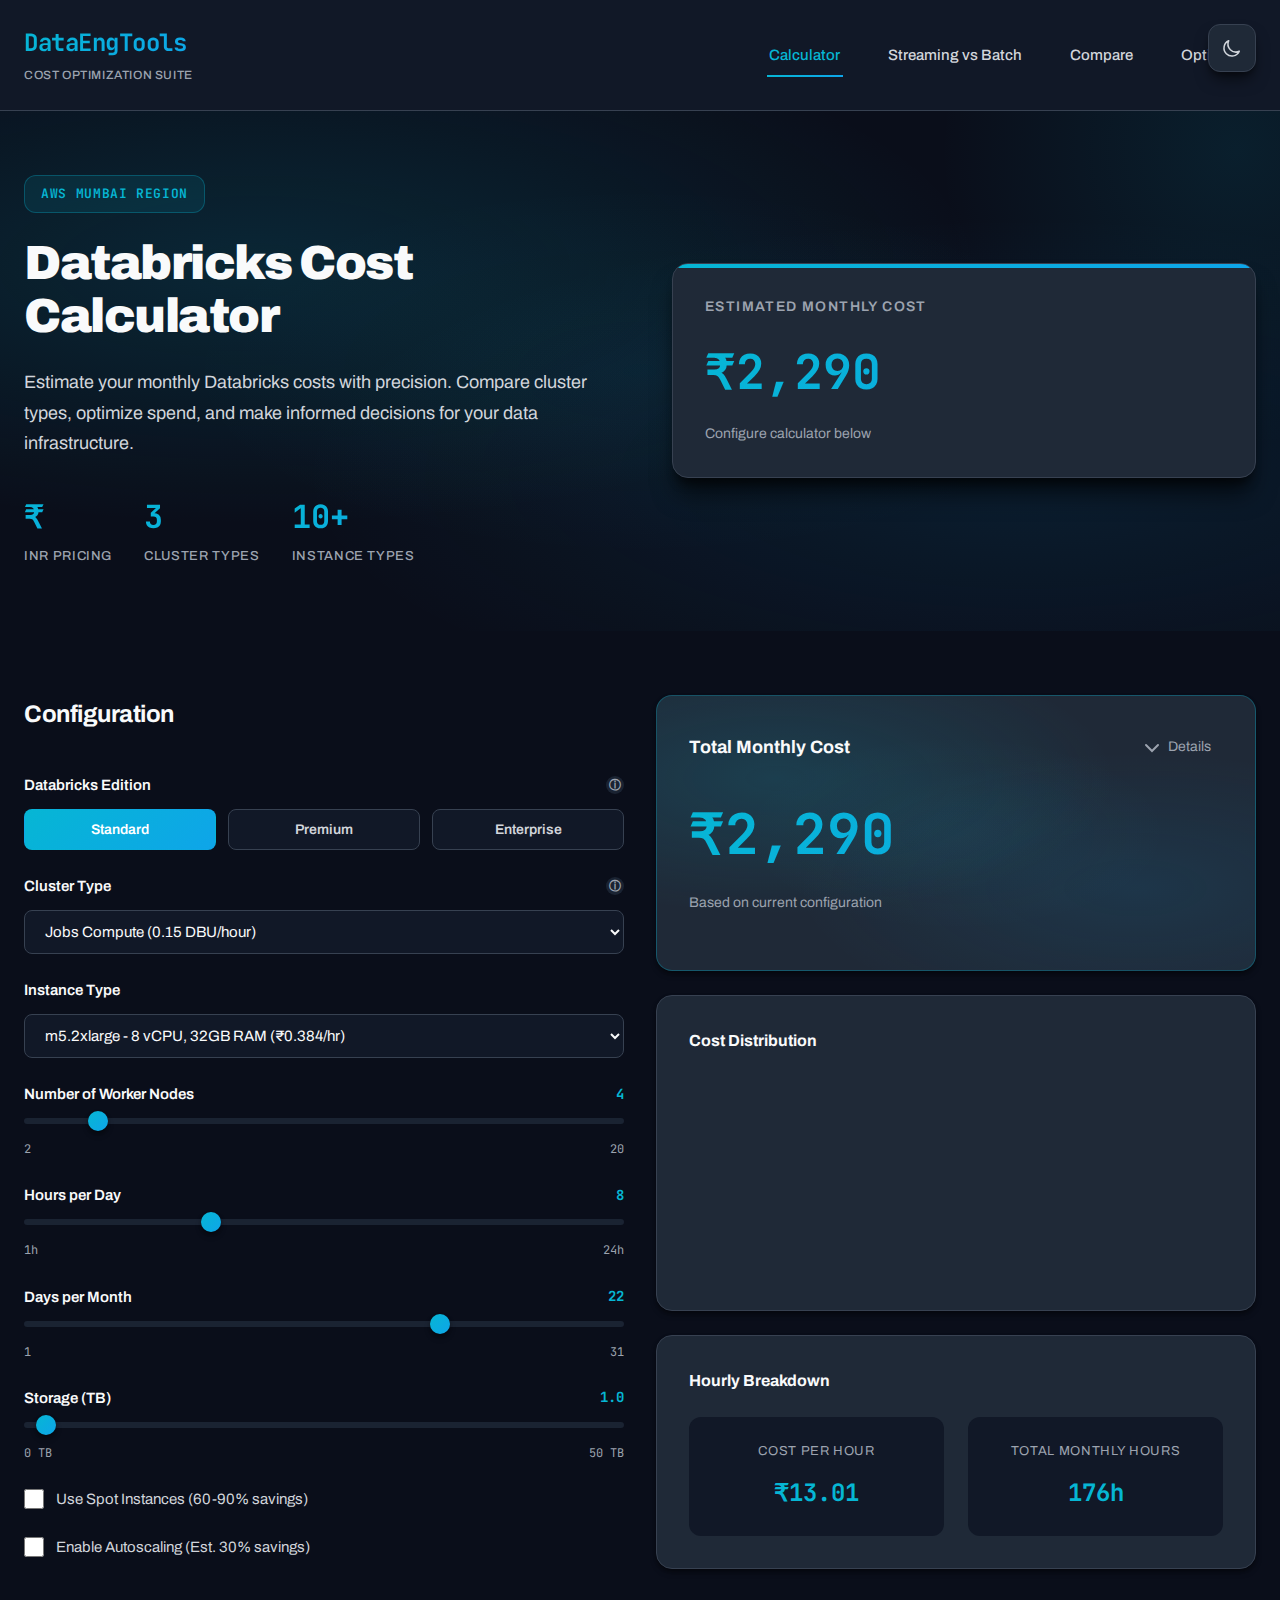
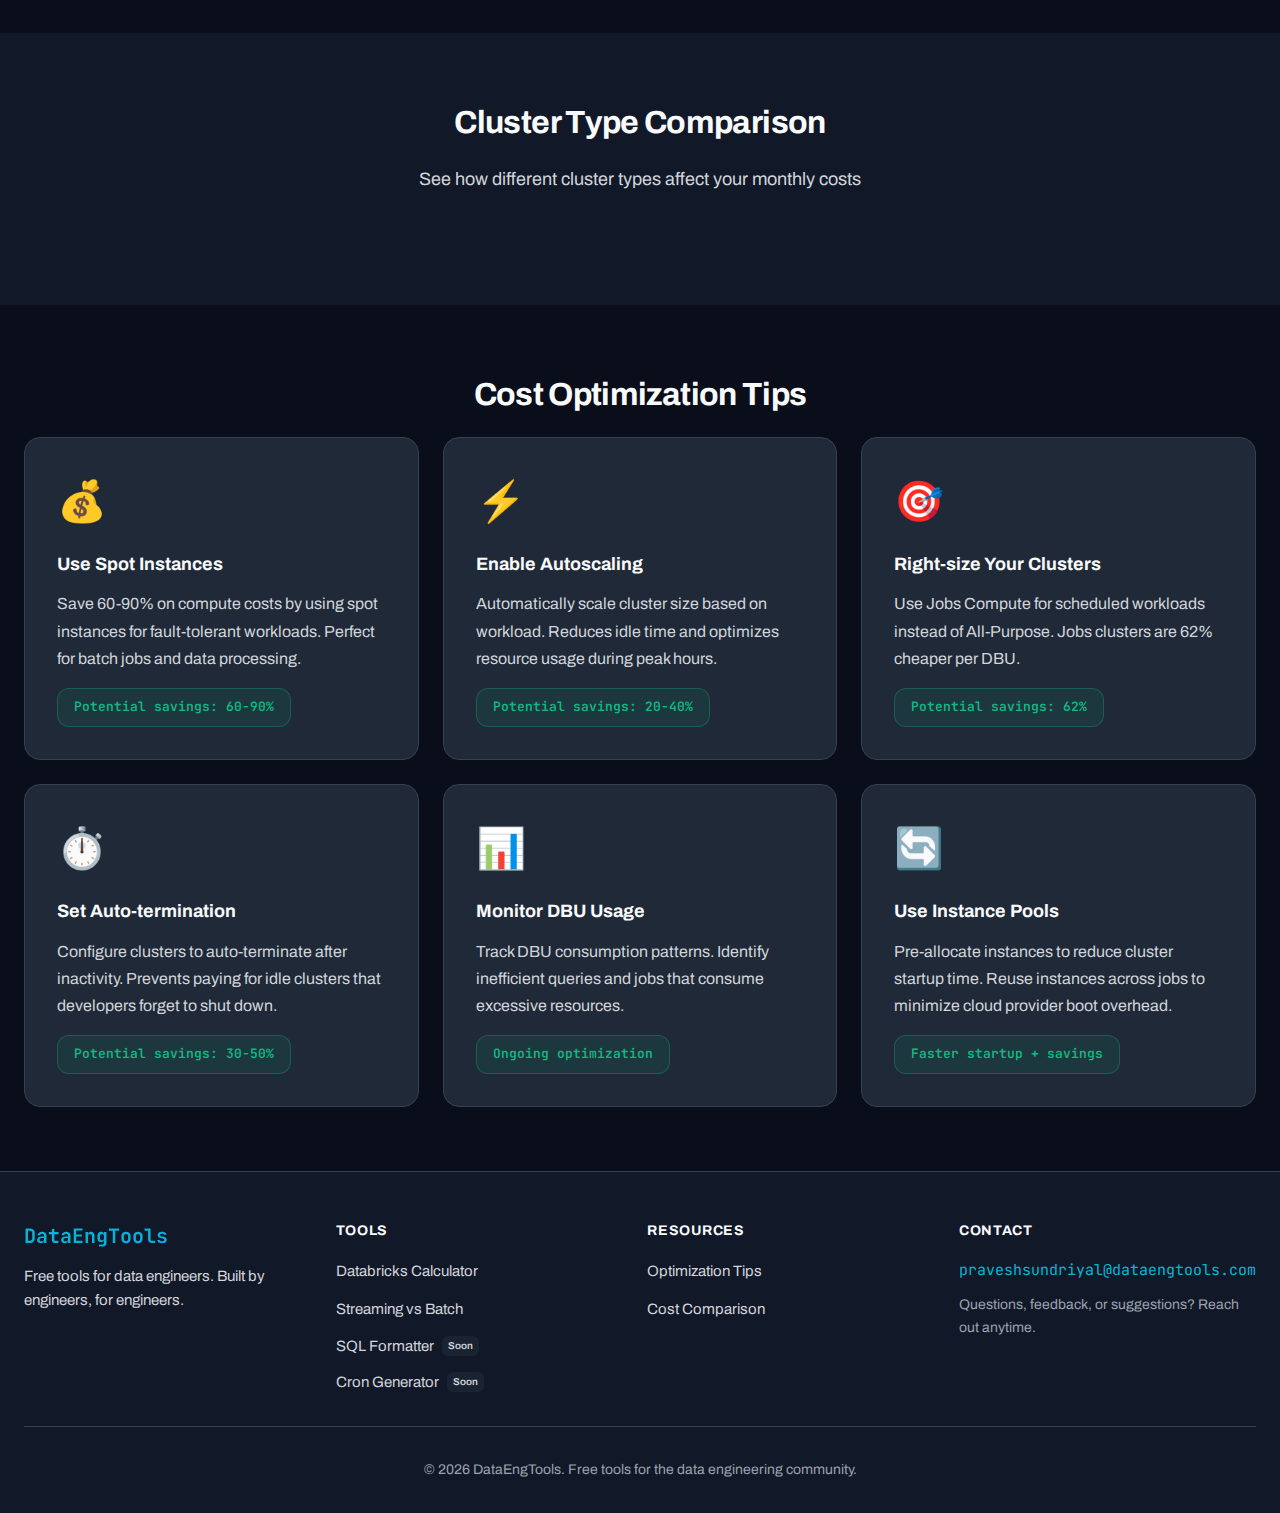
<file: index.html>
<!DOCTYPE html>
<html lang="en">
<head>
    <meta charset="UTF-8">
    <meta name="viewport" content="width=device-width, initial-scale=1.0">
    <title>Databricks Cost Calculator | DataEngTools</title>
    <meta name="description" content="Free Databricks cost calculator for AWS. Estimate your monthly costs, compare cluster types, and optimize your spending. Built for data engineers in India.">
    <link rel="preconnect" href="https://fonts.googleapis.com">
    <link rel="preconnect" href="https://fonts.gstatic.com" crossorigin>
    <link href="https://fonts.googleapis.com/css2?family=JetBrains+Mono:wght@400;500;700&family=Archivo:wght@300;400;600;700;900&display=swap" rel="stylesheet">
    <link rel="stylesheet" href="styles.css">
</head>
<body>
    <div class="theme-toggle" id="themeToggle" aria-label="Toggle dark mode">
        <svg class="sun-icon" width="20" height="20" viewBox="0 0 20 20" fill="none">
            <circle cx="10" cy="10" r="4" stroke="currentColor" stroke-width="1.5"/>
            <path d="M10 2V4M10 16V18M18 10H16M4 10H2M15.657 4.343L14.243 5.757M5.757 14.243L4.343 15.657M15.657 15.657L14.243 14.243M5.757 5.757L4.343 4.343" stroke="currentColor" stroke-width="1.5" stroke-linecap="round"/>
        </svg>
        <svg class="moon-icon" width="20" height="20" viewBox="0 0 20 20" fill="none">
            <path d="M17.293 13.293A8 8 0 016.707 2.707a8.001 8.001 0 1010.586 10.586z" stroke="currentColor" stroke-width="1.5" stroke-linecap="round" stroke-linejoin="round"/>
        </svg>
    </div>

    <header class="header">
        <div class="container">
            <div class="header-content">
                <div class="logo-section">
                    <h1 class="logo">DataEngTools</h1>
                    <span class="tagline">Cost Optimization Suite</span>
                </div>
                <nav class="nav">
                    <a href="#calculator" class="nav-link active">Calculator</a>
                    <a href="/streaming-vs-batch.html" class="nav-link">Streaming vs Batch</a>
                    <a href="#comparison" class="nav-link">Compare</a>
                    <a href="#tips" class="nav-link">Optimize</a>
                </nav>
            </div>
        </div>
    </header>

    <main class="main">
        <section class="hero">
            <div class="container">
                <div class="hero-grid">
                    <div class="hero-content">
                        <div class="badge">AWS Mumbai Region</div>
                        <h2 class="hero-title">Databricks Cost Calculator</h2>
                        <p class="hero-subtitle">Estimate your monthly Databricks costs with precision. Compare cluster types, optimize spend, and make informed decisions for your data infrastructure.</p>
                        <div class="stats-row">
                            <div class="stat">
                                <div class="stat-value">₹</div>
                                <div class="stat-label">INR Pricing</div>
                            </div>
                            <div class="stat">
                                <div class="stat-value">3</div>
                                <div class="stat-label">Cluster Types</div>
                            </div>
                            <div class="stat">
                                <div class="stat-value">10+</div>
                                <div class="stat-label">Instance Types</div>
                            </div>
                        </div>
                    </div>
                    <div class="hero-visual">
                        <div class="cost-preview-card">
                            <div class="cost-preview-header">Estimated Monthly Cost</div>
                            <div class="cost-preview-amount" id="heroEstimate">₹0</div>
                            <div class="cost-preview-subtext">Configure calculator below</div>
                        </div>
                    </div>
                </div>
            </div>
        </section>

        <section id="calculator" class="calculator-section">
            <div class="container">
                <div class="calculator-grid">
                    <div class="calculator-panel">
                        <h3 class="panel-title">Configuration</h3>
                        
                        <div class="form-group">
                            <label class="form-label">
                                Databricks Edition
                                <span class="tooltip-trigger">ⓘ
                                    <span class="tooltip-content">Standard: Basic features | Premium: RBAC, audit logs | Enterprise: Advanced security</span>
                                </span>
                            </label>
                            <div class="button-group">
                                <button class="btn-option active" data-edition="standard" data-dbu-multiplier="1">Standard</button>
                                <button class="btn-option" data-edition="premium" data-dbu-multiplier="1.57">Premium</button>
                                <button class="btn-option" data-edition="enterprise" data-dbu-multiplier="2.29">Enterprise</button>
                            </div>
                        </div>

                        <div class="form-group">
                            <label class="form-label">
                                Cluster Type
                                <span class="tooltip-trigger">ⓘ
                                    <span class="tooltip-content">Jobs: Scheduled workloads | All-Purpose: Interactive development | SQL: Analytics queries</span>
                                </span>
                            </label>
                            <select class="form-select" id="clusterType">
                                <option value="jobs" data-dbu-rate="0.15">Jobs Compute (0.15 DBU/hour)</option>
                                <option value="all-purpose" data-dbu-rate="0.40">All-Purpose Compute (0.40 DBU/hour)</option>
                                <option value="sql" data-dbu-rate="0.22">SQL Compute (0.22 DBU/hour)</option>
                            </select>
                        </div>

                        <div class="form-group">
                            <label class="form-label">Instance Type</label>
                            <select class="form-select" id="instanceType">
                                <optgroup label="General Purpose">
                                    <option value="m5.large" data-vcpu="2" data-memory="8" data-cost="0.096">m5.large - 2 vCPU, 8GB RAM (₹0.096/hr)</option>
                                    <option value="m5.xlarge" data-vcpu="4" data-memory="16" data-cost="0.192">m5.xlarge - 4 vCPU, 16GB RAM (₹0.192/hr)</option>
                                    <option value="m5.2xlarge" data-vcpu="8" data-memory="32" data-cost="0.384" selected>m5.2xlarge - 8 vCPU, 32GB RAM (₹0.384/hr)</option>
                                    <option value="m5.4xlarge" data-vcpu="16" data-memory="64" data-cost="0.768">m5.4xlarge - 16 vCPU, 64GB RAM (₹0.768/hr)</option>
                                </optgroup>
                                <optgroup label="Compute Optimized">
                                    <option value="c5.2xlarge" data-vcpu="8" data-memory="16" data-cost="0.340">c5.2xlarge - 8 vCPU, 16GB RAM (₹0.340/hr)</option>
                                    <option value="c5.4xlarge" data-vcpu="16" data-memory="32" data-cost="0.680">c5.4xlarge - 16 vCPU, 32GB RAM (₹0.680/hr)</option>
                                </optgroup>
                                <optgroup label="Memory Optimized">
                                    <option value="r5.2xlarge" data-vcpu="8" data-memory="64" data-cost="0.504">r5.2xlarge - 8 vCPU, 64GB RAM (₹0.504/hr)</option>
                                    <option value="r5.4xlarge" data-vcpu="16" data-memory="128" data-cost="1.008">r5.4xlarge - 16 vCPU, 128GB RAM (₹1.008/hr)</option>
                                </optgroup>
                                <optgroup label="Storage Optimized">
                                    <option value="i3.2xlarge" data-vcpu="8" data-memory="61" data-cost="0.624">i3.2xlarge - 8 vCPU, 61GB RAM (₹0.624/hr)</option>
                                </optgroup>
                            </select>
                        </div>

                        <div class="form-group">
                            <label class="form-label">
                                Number of Worker Nodes
                                <span class="value-display" id="nodeCountDisplay">4</span>
                            </label>
                            <input type="range" class="form-range" id="nodeCount" min="2" max="20" value="4" step="1">
                            <div class="range-labels">
                                <span>2</span>
                                <span>20</span>
                            </div>
                        </div>

                        <div class="form-group">
                            <label class="form-label">
                                Hours per Day
                                <span class="value-display" id="hoursDisplay">8</span>
                            </label>
                            <input type="range" class="form-range" id="hoursPerDay" min="1" max="24" value="8" step="0.5">
                            <div class="range-labels">
                                <span>1h</span>
                                <span>24h</span>
                            </div>
                        </div>

                        <div class="form-group">
                            <label class="form-label">
                                Days per Month
                                <span class="value-display" id="daysDisplay">22</span>
                            </label>
                            <input type="range" class="form-range" id="daysPerMonth" min="1" max="31" value="22" step="1">
                            <div class="range-labels">
                                <span>1</span>
                                <span>31</span>
                            </div>
                        </div>

                        <div class="form-group">
                            <label class="form-label">
                                Storage (TB)
                                <span class="value-display" id="storageDisplay">1.0</span>
                            </label>
                            <input type="range" class="form-range" id="storage" min="0" max="50" value="1" step="0.5">
                            <div class="range-labels">
                                <span>0 TB</span>
                                <span>50 TB</span>
                            </div>
                        </div>

                        <div class="form-group">
                            <label class="checkbox-label">
                                <input type="checkbox" id="spotInstances" class="form-checkbox">
                                <span>Use Spot Instances (60-90% savings)</span>
                            </label>
                        </div>

                        <div class="form-group">
                            <label class="checkbox-label">
                                <input type="checkbox" id="autoscaling" class="form-checkbox">
                                <span>Enable Autoscaling (Est. 30% savings)</span>
                            </label>
                        </div>
                    </div>

                    <div class="results-panel">
                        <div class="results-card primary-card">
                            <div class="results-header">
                                <h3>Total Monthly Cost</h3>
                                <div class="cost-breakdown-toggle" id="breakdownToggle">
                                    <svg width="16" height="16" viewBox="0 0 16 16" fill="none">
                                        <path d="M2 6L8 12L14 6" stroke="currentColor" stroke-width="2" stroke-linecap="round"/>
                                    </svg>
                                    Details
                                </div>
                            </div>
                            <div class="total-cost" id="totalCost">₹0</div>
                            <div class="cost-subtext" id="costSubtext">Configure your cluster settings</div>
                            
                            <div class="cost-breakdown" id="costBreakdown">
                                <div class="breakdown-item">
                                    <span class="breakdown-label">DBU Cost</span>
                                    <span class="breakdown-value" id="dbuCost">₹0</span>
                                </div>
                                <div class="breakdown-item">
                                    <span class="breakdown-label">Compute (EC2)</span>
                                    <span class="breakdown-value" id="computeCost">₹0</span>
                                </div>
                                <div class="breakdown-item">
                                    <span class="breakdown-label">Storage</span>
                                    <span class="breakdown-value" id="storageCost">₹0</span>
                                </div>
                                <div class="breakdown-divider"></div>
                                <div class="breakdown-item highlight">
                                    <span class="breakdown-label">Monthly Total</span>
                                    <span class="breakdown-value" id="monthlyTotal">₹0</span>
                                </div>
                            </div>
                        </div>

                        <div class="results-card">
                            <h4 class="card-title">Cost Distribution</h4>
                            <div class="chart-container">
                                <canvas id="costChart"></canvas>
                            </div>
                        </div>

                        <div class="results-card">
                            <h4 class="card-title">Hourly Breakdown</h4>
                            <div class="hourly-stats">
                                <div class="hourly-stat">
                                    <div class="hourly-label">Cost per Hour</div>
                                    <div class="hourly-value" id="costPerHour">₹0</div>
                                </div>
                                <div class="hourly-stat">
                                    <div class="hourly-label">Total Monthly Hours</div>
                                    <div class="hourly-value" id="totalHours">0h</div>
                                </div>
                            </div>
                        </div>
                    </div>
                </div>
            </div>
        </section>

        <section id="comparison" class="comparison-section">
            <div class="container">
                <h3 class="section-title">Cluster Type Comparison</h3>
                <p class="section-subtitle">See how different cluster types affect your monthly costs</p>
                
                <div class="comparison-grid" id="comparisonGrid">
                    <!-- Generated by JavaScript -->
                </div>
            </div>
        </section>

        <section id="tips" class="tips-section">
            <div class="container">
                <h3 class="section-title">Cost Optimization Tips</h3>
                
                <div class="tips-grid">
                    <div class="tip-card">
                        <div class="tip-icon">💰</div>
                        <h4 class="tip-title">Use Spot Instances</h4>
                        <p class="tip-description">Save 60-90% on compute costs by using spot instances for fault-tolerant workloads. Perfect for batch jobs and data processing.</p>
                        <div class="tip-savings">Potential savings: 60-90%</div>
                    </div>

                    <div class="tip-card">
                        <div class="tip-icon">⚡</div>
                        <h4 class="tip-title">Enable Autoscaling</h4>
                        <p class="tip-description">Automatically scale cluster size based on workload. Reduces idle time and optimizes resource usage during peak hours.</p>
                        <div class="tip-savings">Potential savings: 20-40%</div>
                    </div>

                    <div class="tip-card">
                        <div class="tip-icon">🎯</div>
                        <h4 class="tip-title">Right-size Your Clusters</h4>
                        <p class="tip-description">Use Jobs Compute for scheduled workloads instead of All-Purpose. Jobs clusters are 62% cheaper per DBU.</p>
                        <div class="tip-savings">Potential savings: 62%</div>
                    </div>

                    <div class="tip-card">
                        <div class="tip-icon">⏱️</div>
                        <h4 class="tip-title">Set Auto-termination</h4>
                        <p class="tip-description">Configure clusters to auto-terminate after inactivity. Prevents paying for idle clusters that developers forget to shut down.</p>
                        <div class="tip-savings">Potential savings: 30-50%</div>
                    </div>

                    <div class="tip-card">
                        <div class="tip-icon">📊</div>
                        <h4 class="tip-title">Monitor DBU Usage</h4>
                        <p class="tip-description">Track DBU consumption patterns. Identify inefficient queries and jobs that consume excessive resources.</p>
                        <div class="tip-savings">Ongoing optimization</div>
                    </div>

                    <div class="tip-card">
                        <div class="tip-icon">🔄</div>
                        <h4 class="tip-title">Use Instance Pools</h4>
                        <p class="tip-description">Pre-allocate instances to reduce cluster startup time. Reuse instances across jobs to minimize cloud provider boot overhead.</p>
                        <div class="tip-savings">Faster startup + savings</div>
                    </div>
                </div>
            </div>
        </section>
    </main>

    <footer class="footer">
        <div class="container">
            <div class="footer-content">
                <div class="footer-section">
                    <h3 class="footer-title">DataEngTools</h3>
                    <p class="footer-description">Free tools for data engineers. Built by engineers, for engineers.</p>
                </div>
                <div class="footer-section">
                    <h4 class="footer-heading">Tools</h4>
                    <ul class="footer-links">
                        <li><a href="#calculator">Databricks Calculator</a></li>
                        <li><a href="/streaming-vs-batch.html">Streaming vs Batch</a></li>
                        <li><a href="#" class="coming-soon">SQL Formatter <span class="badge-small">Soon</span></a></li>
                        <li><a href="#" class="coming-soon">Cron Generator <span class="badge-small">Soon</span></a></li>
                    </ul>
                </div>
                <div class="footer-section">
                    <h4 class="footer-heading">Resources</h4>
                    <ul class="footer-links">
                        <li><a href="#tips">Optimization Tips</a></li>
                        <li><a href="#comparison">Cost Comparison</a></li>
                    </ul>
                </div>
                <div class="footer-section">
                    <h4 class="footer-heading">Contact</h4>
                    <p class="footer-email">praveshsundriyal@dataengtools.com</p>
                    <p class="footer-note">Questions, feedback, or suggestions? Reach out anytime.</p>
                </div>
            </div>
            <div class="footer-bottom">
                <p>&copy; 2026 DataEngTools. Free tools for the data engineering community.</p>
            </div>
        </div>
    </footer>

    <script src="script.js"></script>
</body>
</html>
</file>
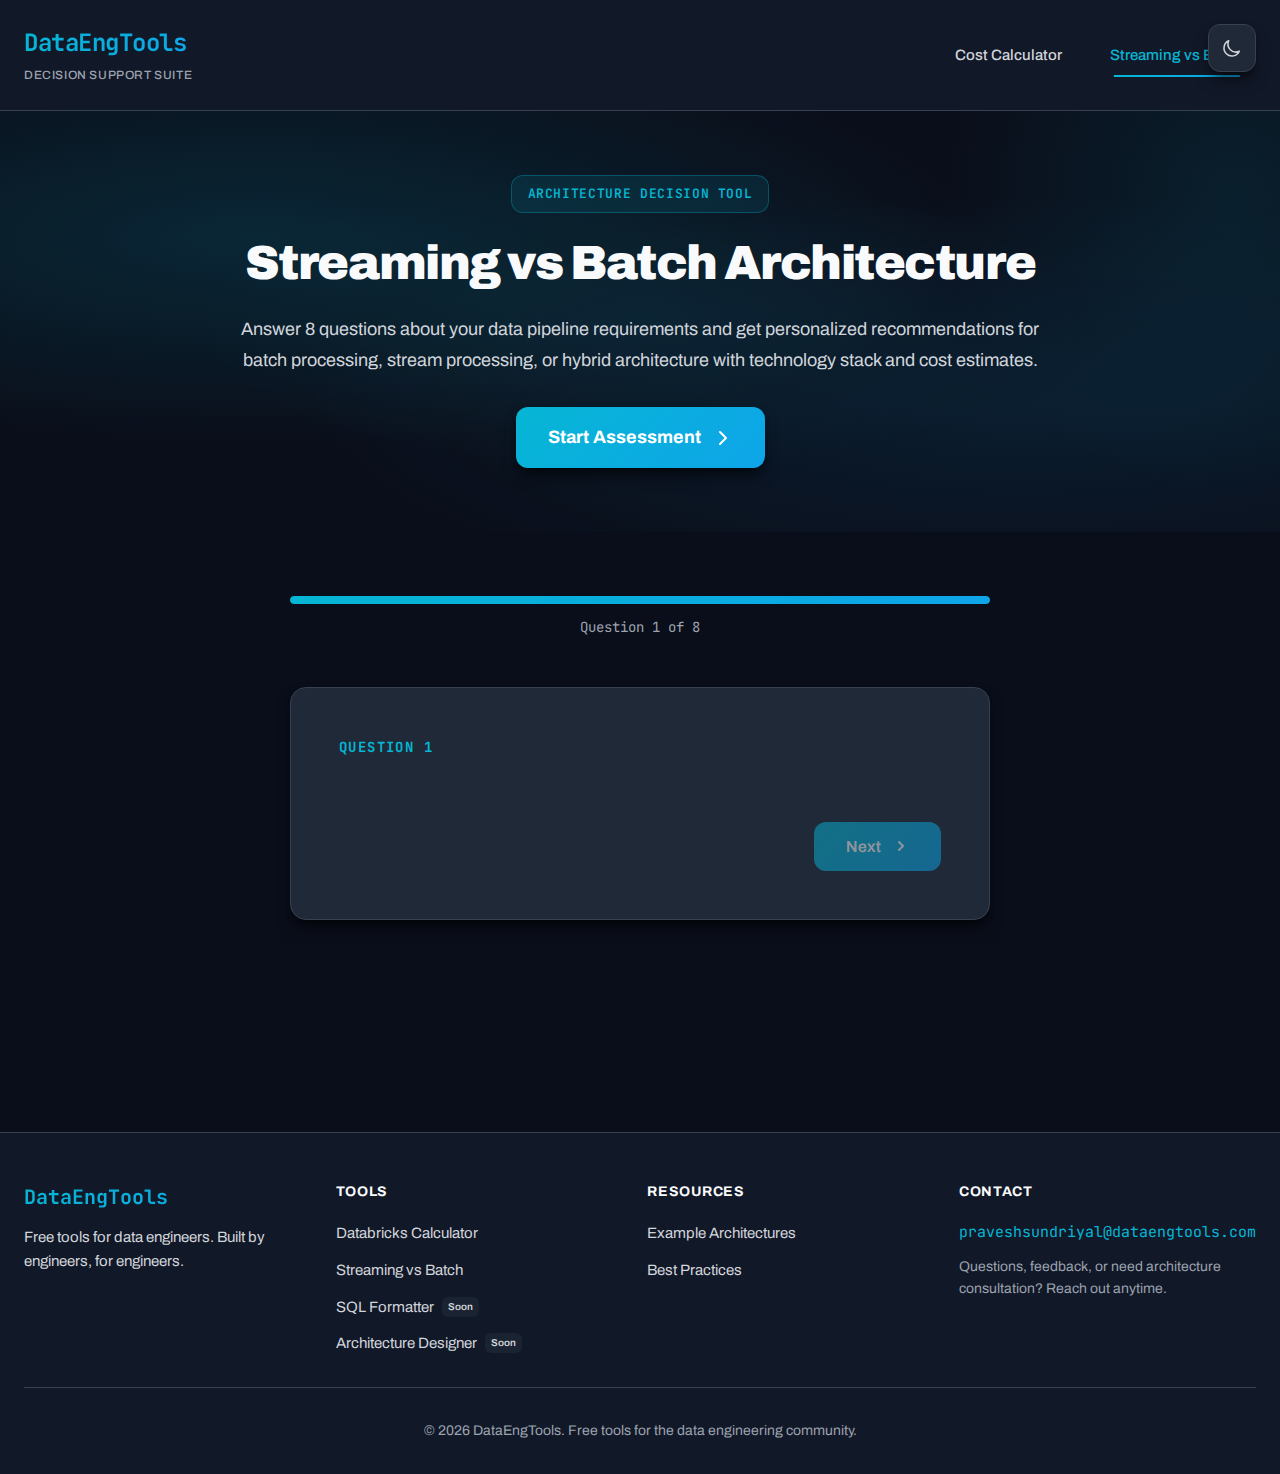
<file: streaming-vs-batch.html>
<!DOCTYPE html>
<html lang="en">
<head>
    <meta charset="UTF-8">
    <meta name="viewport" content="width=device-width, initial-scale=1.0">
    <title>Streaming vs Batch Decision Tool | DataEngTools</title>
    <meta name="description" content="Free interactive tool to help you decide between batch processing, stream processing, or hybrid architecture for your data pipeline. Get technology recommendations and cost estimates.">
    <link rel="preconnect" href="https://fonts.googleapis.com">
    <link rel="preconnect" href="https://fonts.gstatic.com" crossorigin>
    <link href="https://fonts.googleapis.com/css2?family=JetBrains+Mono:wght@400;500;700&family=Archivo:wght@300;400;600;700;900&display=swap" rel="stylesheet">
    <link rel="stylesheet" href="streaming-styles.css">
</head>
<body>
    <div class="theme-toggle" id="themeToggle" aria-label="Toggle dark mode">
        <svg class="sun-icon" width="20" height="20" viewBox="0 0 20 20" fill="none">
            <circle cx="10" cy="10" r="4" stroke="currentColor" stroke-width="1.5"/>
            <path d="M10 2V4M10 16V18M18 10H16M4 10H2M15.657 4.343L14.243 5.757M5.757 14.243L4.343 15.657M15.657 15.657L14.243 14.243M5.757 5.757L4.343 4.343" stroke="currentColor" stroke-width="1.5" stroke-linecap="round"/>
        </svg>
        <svg class="moon-icon" width="20" height="20" viewBox="0 0 20 20" fill="none">
            <path d="M17.293 13.293A8 8 0 016.707 2.707a8.001 8.001 0 1010.586 10.586z" stroke="currentColor" stroke-width="1.5" stroke-linecap="round" stroke-linejoin="round"/>
        </svg>
    </div>

    <header class="header">
        <div class="container">
            <div class="header-content">
                <div class="logo-section">
                    <a href="/" class="logo-link">
                        <h1 class="logo">DataEngTools</h1>
                    </a>
                    <span class="tagline">Decision Support Suite</span>
                </div>
                <nav class="nav">
                    <a href="/" class="nav-link">Cost Calculator</a>
                    <a href="/streaming-vs-batch.html" class="nav-link active">Streaming vs Batch</a>
                </nav>
            </div>
        </div>
    </header>

    <main class="main">
        <section class="hero">
            <div class="container">
                <div class="hero-content-center">
                    <div class="badge">Architecture Decision Tool</div>
                    <h2 class="hero-title">Streaming vs Batch Architecture</h2>
                    <p class="hero-subtitle">Answer 8 questions about your data pipeline requirements and get personalized recommendations for batch processing, stream processing, or hybrid architecture with technology stack and cost estimates.</p>
                    <div class="cta-button" id="startQuiz">
                        <span>Start Assessment</span>
                        <svg width="20" height="20" viewBox="0 0 20 20" fill="none">
                            <path d="M7 4L13 10L7 16" stroke="currentColor" stroke-width="2" stroke-linecap="round" stroke-linejoin="round"/>
                        </svg>
                    </div>
                </div>
            </div>
        </section>

        <section class="questionnaire-section" id="questionnaireSection">
            <div class="container">
                <div class="progress-container">
                    <div class="progress-bar">
                        <div class="progress-fill" id="progressFill"></div>
                    </div>
                    <div class="progress-text" id="progressText">Question 1 of 8</div>
                </div>

                <div class="question-card" id="questionCard">
                    <div class="question-number" id="questionNumber">Question 1</div>
                    <h3 class="question-text" id="questionText"></h3>
                    <div class="question-help" id="questionHelp"></div>
                    
                    <div class="options-container" id="optionsContainer">
                        <!-- Options will be inserted here by JavaScript -->
                    </div>

                    <div class="navigation-buttons">
                        <button class="btn-secondary" id="prevButton" style="display: none;">
                            <svg width="16" height="16" viewBox="0 0 16 16" fill="none">
                                <path d="M10 12L6 8L10 4" stroke="currentColor" stroke-width="2" stroke-linecap="round"/>
                            </svg>
                            Previous
                        </button>
                        <button class="btn-primary" id="nextButton" disabled>
                            Next
                            <svg width="16" height="16" viewBox="0 0 16 16" fill="none">
                                <path d="M6 4L10 8L6 12" stroke="currentColor" stroke-width="2" stroke-linecap="round"/>
                            </svg>
                        </button>
                    </div>
                </div>
            </div>
        </section>

        <section class="results-section" id="resultsSection" style="display: none;">
            <div class="container">
                <div class="results-header">
                    <h2 class="results-title">Your Personalized Recommendation</h2>
                    <button class="btn-restart" id="restartButton">
                        <svg width="16" height="16" viewBox="0 0 16 16" fill="none">
                            <path d="M13.65 2.35C12.2 0.9 10.21 0 8 0 3.58 0 0 3.58 0 8s3.58 8 8 8c3.73 0 6.84-2.55 7.73-6h-2.08c-.82 2.33-3.04 4-5.65 4-3.31 0-6-2.69-6-6s2.69-6 6-6c1.66 0 3.14.69 4.22 1.78L9 7h7V0l-2.35 2.35z" fill="currentColor"/>
                        </svg>
                        Retake Assessment
                    </button>
                </div>

                <div class="recommendation-card">
                    <div class="recommendation-badge" id="recommendationBadge">RECOMMENDED</div>
                    <h3 class="recommendation-type" id="recommendationType">Hybrid Architecture (Lambda)</h3>
                    <p class="recommendation-summary" id="recommendationSummary"></p>
                </div>

                <div class="results-grid">
                    <div class="result-card">
                        <h4 class="result-card-title">
                            <svg class="card-icon" width="24" height="24" viewBox="0 0 24 24" fill="none">
                                <path d="M9 3L5 7M5 7L9 11M5 7H15C18.866 7 22 10.134 22 14C22 17.866 18.866 21 15 21H13" stroke="currentColor" stroke-width="2" stroke-linecap="round"/>
                            </svg>
                            Architecture Overview
                        </h4>
                        <div class="architecture-diagram" id="architectureDiagram"></div>
                    </div>

                    <div class="result-card">
                        <h4 class="result-card-title">
                            <svg class="card-icon" width="24" height="24" viewBox="0 0 24 24" fill="none">
                                <rect x="3" y="3" width="18" height="18" rx="2" stroke="currentColor" stroke-width="2"/>
                                <path d="M3 9H21M9 3V21" stroke="currentColor" stroke-width="2"/>
                            </svg>
                            Technology Stack
                        </h4>
                        <div class="tech-stack-list" id="techStackList"></div>
                    </div>

                    <div class="result-card">
                        <h4 class="result-card-title">
                            <svg class="card-icon" width="24" height="24" viewBox="0 0 24 24" fill="none">
                                <path d="M12 2V6M12 18V22M6 12H2M22 12H18M19.07 4.93L16.24 7.76M7.76 16.24L4.93 19.07M19.07 19.07L16.24 16.24M7.76 7.76L4.93 4.93" stroke="currentColor" stroke-width="2" stroke-linecap="round"/>
                            </svg>
                            Cost Estimate
                        </h4>
                        <div class="cost-estimate" id="costEstimate"></div>
                    </div>

                    <div class="result-card">
                        <h4 class="result-card-title">
                            <svg class="card-icon" width="24" height="24" viewBox="0 0 24 24" fill="none">
                                <path d="M9 12L11 14L15 10M21 12C21 16.9706 16.9706 21 12 21C7.02944 21 3 16.9706 3 12C3 7.02944 7.02944 3 12 3C16.9706 3 21 7.02944 21 12Z" stroke="currentColor" stroke-width="2" stroke-linecap="round"/>
                            </svg>
                            Why This Architecture?
                        </h4>
                        <div class="reasons-list" id="reasonsList"></div>
                    </div>

                    <div class="result-card pros-card">
                        <h4 class="result-card-title">
                            <svg class="card-icon" width="24" height="24" viewBox="0 0 24 24" fill="none">
                                <path d="M5 13L9 17L19 7" stroke="currentColor" stroke-width="2" stroke-linecap="round" stroke-linejoin="round"/>
                            </svg>
                            Advantages
                        </h4>
                        <ul class="pros-list" id="prosList"></ul>
                    </div>

                    <div class="result-card cons-card">
                        <h4 class="result-card-title">
                            <svg class="card-icon" width="24" height="24" viewBox="0 0 24 24" fill="none">
                                <path d="M12 8V12M12 16H12.01M21 12C21 16.9706 16.9706 21 12 21C7.02944 21 3 16.9706 3 12C3 7.02944 7.02944 3 12 3C16.9706 3 21 7.02944 21 12Z" stroke="currentColor" stroke-width="2" stroke-linecap="round"/>
                            </svg>
                            Trade-offs
                        </h4>
                        <ul class="cons-list" id="consList"></ul>
                    </div>
                </div>

                <div class="alternatives-section">
                    <h3 class="alternatives-title">Alternatives Considered</h3>
                    <div class="alternatives-grid" id="alternativesGrid"></div>
                </div>

                <div class="next-steps-card">
                    <h3 class="next-steps-title">Next Steps</h3>
                    <div class="next-steps-grid">
                        <div class="next-step-item">
                            <div class="step-number">1</div>
                            <div class="step-content">
                                <h4>Validate Requirements</h4>
                                <p>Review your answers and ensure all stakeholders agree on latency, volume, and budget constraints.</p>
                            </div>
                        </div>
                        <div class="next-step-item">
                            <div class="step-number">2</div>
                            <div class="step-content">
                                <h4>Prototype & Test</h4>
                                <p>Build a small-scale proof of concept with the recommended technology stack to validate performance.</p>
                            </div>
                        </div>
                        <div class="next-step-item">
                            <div class="step-number">3</div>
                            <div class="step-content">
                                <h4>Plan Implementation</h4>
                                <p>Create a detailed implementation roadmap including infrastructure, team training, and migration strategy.</p>
                            </div>
                        </div>
                        <div class="next-step-item">
                            <div class="step-number">4</div>
                            <div class="step-content">
                                <h4>Need Help?</h4>
                                <p>Get expert guidance on architecture design and implementation. <a href="mailto:praveshsundriyal@dataengtools.com">Contact us</a> for consultation.</p>
                            </div>
                        </div>
                    </div>
                </div>

                <div class="share-section">
                    <p class="share-text">Found this helpful? Share with your team:</p>
                    <div class="share-buttons">
                        <button class="share-btn" id="shareLinkedIn">
                            <svg width="20" height="20" viewBox="0 0 24 24" fill="currentColor">
                                <path d="M19 3a2 2 0 0 1 2 2v14a2 2 0 0 1-2 2H5a2 2 0 0 1-2-2V5a2 2 0 0 1 2-2h14m-.5 15.5v-5.3a3.26 3.26 0 0 0-3.26-3.26c-.85 0-1.84.52-2.32 1.3v-1.11h-2.79v8.37h2.79v-4.93c0-.77.62-1.4 1.39-1.4a1.4 1.4 0 0 1 1.4 1.4v4.93h2.79M6.88 8.56a1.68 1.68 0 0 0 1.68-1.68c0-.93-.75-1.69-1.68-1.69a1.69 1.69 0 0 0-1.69 1.69c0 .93.76 1.68 1.69 1.68m1.39 9.94v-8.37H5.5v8.37h2.77z"/>
                            </svg>
                            LinkedIn
                        </button>
                        <button class="share-btn" id="shareTwitter">
                            <svg width="20" height="20" viewBox="0 0 24 24" fill="currentColor">
                                <path d="M22.46 6c-.85.38-1.78.64-2.75.76 1-.6 1.76-1.55 2.12-2.68-.93.55-1.96.96-3.06 1.18-.88-.94-2.13-1.53-3.51-1.53-2.66 0-4.81 2.16-4.81 4.81 0 .38.04.75.13 1.1-4-.2-7.54-2.12-9.91-5.04-.42.72-.66 1.55-.66 2.44 0 1.67.85 3.14 2.14 4-.79-.03-1.53-.24-2.18-.6v.06c0 2.33 1.66 4.28 3.86 4.72-.4.11-.83.17-1.27.17-.31 0-.62-.03-.92-.08.62 1.94 2.42 3.35 4.55 3.39-1.67 1.31-3.77 2.09-6.05 2.09-.39 0-.78-.02-1.17-.07 2.18 1.4 4.77 2.21 7.55 2.21 9.06 0 14.01-7.5 14.01-14.01 0-.21 0-.42-.02-.63.96-.69 1.8-1.56 2.46-2.55z"/>
                            </svg>
                            Twitter
                        </button>
                        <button class="share-btn" id="copyLink">
                            <svg width="20" height="20" viewBox="0 0 24 24" fill="none" stroke="currentColor">
                                <path d="M10 13a5 5 0 0 0 7.54.54l3-3a5 5 0 0 0-7.07-7.07l-1.72 1.71" stroke-width="2" stroke-linecap="round"/>
                                <path d="M14 11a5 5 0 0 0-7.54-.54l-3 3a5 5 0 0 0 7.07 7.07l1.71-1.71" stroke-width="2" stroke-linecap="round"/>
                            </svg>
                            Copy Link
                        </button>
                    </div>
                </div>
            </div>
        </section>
    </main>

    <footer class="footer">
        <div class="container">
            <div class="footer-content">
                <div class="footer-section">
                    <h3 class="footer-title">DataEngTools</h3>
                    <p class="footer-description">Free tools for data engineers. Built by engineers, for engineers.</p>
                </div>
                <div class="footer-section">
                    <h4 class="footer-heading">Tools</h4>
                    <ul class="footer-links">
                        <li><a href="/">Databricks Calculator</a></li>
                        <li><a href="/streaming-vs-batch.html">Streaming vs Batch</a></li>
                        <li><a href="#" class="coming-soon">SQL Formatter <span class="badge-small">Soon</span></a></li>
                        <li><a href="#" class="coming-soon">Architecture Designer <span class="badge-small">Soon</span></a></li>
                    </ul>
                </div>
                <div class="footer-section">
                    <h4 class="footer-heading">Resources</h4>
                    <ul class="footer-links">
                        <li><a href="#examples">Example Architectures</a></li>
                        <li><a href="#best-practices">Best Practices</a></li>
                    </ul>
                </div>
                <div class="footer-section">
                    <h4 class="footer-heading">Contact</h4>
                    <p class="footer-email">praveshsundriyal@dataengtools.com</p>
                    <p class="footer-note">Questions, feedback, or need architecture consultation? Reach out anytime.</p>
                </div>
            </div>
            <div class="footer-bottom">
                <p>&copy; 2026 DataEngTools. Free tools for the data engineering community.</p>
            </div>
        </div>
    </footer>

    <script src="streaming-script.js"></script>
</body>
</html>
</file>
<file: styles.css>
:root {
    /* Color System - Data Dashboard Theme */
    --color-bg-primary: #0a0e1a;
    --color-bg-secondary: #111827;
    --color-bg-tertiary: #1a2332;
    --color-bg-elevated: #1f2937;
    
    --color-text-primary: #f9fafb;
    --color-text-secondary: #d1d5db;
    --color-text-tertiary: #9ca3af;
    
    --color-accent-primary: #06b6d4;
    --color-accent-secondary: #0ea5e9;
    --color-accent-tertiary: #22d3ee;
    
    --color-success: #10b981;
    --color-warning: #f59e0b;
    --color-error: #ef4444;
    
    --color-border: #374151;
    --color-border-light: #4b5563;
    
    /* Gradients */
    --gradient-primary: linear-gradient(135deg, #06b6d4 0%, #0ea5e9 100%);
    --gradient-mesh: 
        radial-gradient(at 20% 30%, rgba(6, 182, 212, 0.15) 0px, transparent 50%),
        radial-gradient(at 80% 70%, rgba(14, 165, 233, 0.1) 0px, transparent 50%),
        radial-gradient(at 50% 50%, rgba(34, 211, 238, 0.05) 0px, transparent 50%);
    
    /* Typography */
    --font-display: 'Archivo', sans-serif;
    --font-mono: 'JetBrains Mono', monospace;
    
    /* Spacing */
    --spacing-xs: 0.5rem;
    --spacing-sm: 0.75rem;
    --spacing-md: 1rem;
    --spacing-lg: 1.5rem;
    --spacing-xl: 2rem;
    --spacing-2xl: 3rem;
    --spacing-3xl: 4rem;
    
    /* Border Radius */
    --radius-sm: 0.375rem;
    --radius-md: 0.5rem;
    --radius-lg: 0.75rem;
    --radius-xl: 1rem;
    
    /* Shadows */
    --shadow-sm: 0 1px 2px 0 rgba(0, 0, 0, 0.3);
    --shadow-md: 0 4px 6px -1px rgba(0, 0, 0, 0.4), 0 2px 4px -1px rgba(0, 0, 0, 0.3);
    --shadow-lg: 0 10px 15px -3px rgba(0, 0, 0, 0.5), 0 4px 6px -2px rgba(0, 0, 0, 0.4);
    --shadow-xl: 0 20px 25px -5px rgba(0, 0, 0, 0.6), 0 10px 10px -5px rgba(0, 0, 0, 0.5);
    
    /* Transitions */
    --transition-fast: 150ms cubic-bezier(0.4, 0, 0.2, 1);
    --transition-base: 250ms cubic-bezier(0.4, 0, 0.2, 1);
    --transition-slow: 350ms cubic-bezier(0.4, 0, 0.2, 1);
}

[data-theme="light"] {
    --color-bg-primary: #ffffff;
    --color-bg-secondary: #f9fafb;
    --color-bg-tertiary: #f3f4f6;
    --color-bg-elevated: #ffffff;
    
    --color-text-primary: #111827;
    --color-text-secondary: #374151;
    --color-text-tertiary: #6b7280;
    
    --color-border: #e5e7eb;
    --color-border-light: #d1d5db;
    
    --gradient-mesh: 
        radial-gradient(at 20% 30%, rgba(6, 182, 212, 0.08) 0px, transparent 50%),
        radial-gradient(at 80% 70%, rgba(14, 165, 233, 0.05) 0px, transparent 50%),
        radial-gradient(at 50% 50%, rgba(34, 211, 238, 0.03) 0px, transparent 50%);
    
    --shadow-sm: 0 1px 2px 0 rgba(0, 0, 0, 0.05);
    --shadow-md: 0 4px 6px -1px rgba(0, 0, 0, 0.1), 0 2px 4px -1px rgba(0, 0, 0, 0.06);
    --shadow-lg: 0 10px 15px -3px rgba(0, 0, 0, 0.1), 0 4px 6px -2px rgba(0, 0, 0, 0.05);
    --shadow-xl: 0 20px 25px -5px rgba(0, 0, 0, 0.1), 0 10px 10px -5px rgba(0, 0, 0, 0.04);
}

/* Reset & Base */
* {
    margin: 0;
    padding: 0;
    box-sizing: border-box;
}

html {
    scroll-behavior: smooth;
}

body {
    font-family: var(--font-display);
    background: var(--color-bg-primary);
    color: var(--color-text-primary);
    line-height: 1.6;
    -webkit-font-smoothing: antialiased;
    -moz-osx-font-smoothing: grayscale;
    transition: background var(--transition-slow), color var(--transition-slow);
}

.container {
    max-width: 1280px;
    margin: 0 auto;
    padding: 0 var(--spacing-lg);
}

/* Theme Toggle */
.theme-toggle {
    position: fixed;
    top: var(--spacing-lg);
    right: var(--spacing-lg);
    width: 48px;
    height: 48px;
    background: var(--color-bg-elevated);
    border: 1px solid var(--color-border);
    border-radius: var(--radius-lg);
    display: flex;
    align-items: center;
    justify-content: center;
    cursor: pointer;
    z-index: 1000;
    transition: all var(--transition-base);
    box-shadow: var(--shadow-lg);
}

.theme-toggle:hover {
    transform: translateY(-2px);
    box-shadow: var(--shadow-xl);
    border-color: var(--color-accent-primary);
}

.sun-icon,
.moon-icon {
    color: var(--color-text-secondary);
    transition: all var(--transition-base);
}

[data-theme="light"] .moon-icon,
[data-theme="dark"] .sun-icon {
    display: none;
}

[data-theme="light"] .sun-icon,
[data-theme="dark"] .moon-icon {
    display: block;
}

/* Header */
.header {
    background: var(--color-bg-secondary);
    border-bottom: 1px solid var(--color-border);
    position: sticky;
    top: 0;
    z-index: 100;
    backdrop-filter: blur(10px);
    transition: all var(--transition-base);
}

.header-content {
    display: flex;
    align-items: center;
    justify-content: space-between;
    padding: var(--spacing-lg) 0;
}

.logo-section {
    display: flex;
    flex-direction: column;
    gap: 0.25rem;
}

.logo {
    font-family: var(--font-mono);
    font-size: 1.5rem;
    font-weight: 700;
    background: var(--gradient-primary);
    -webkit-background-clip: text;
    -webkit-text-fill-color: transparent;
    background-clip: text;
    letter-spacing: -0.02em;
}

.tagline {
    font-size: 0.75rem;
    color: var(--color-text-tertiary);
    font-weight: 500;
    letter-spacing: 0.05em;
    text-transform: uppercase;
}

.nav {
    display: flex;
    gap: var(--spacing-lg);
}

.nav-link {
    color: var(--color-text-secondary);
    text-decoration: none;
    font-weight: 500;
    font-size: 0.9375rem;
    padding: var(--spacing-xs) var(--spacing-sm);
    border-radius: var(--radius-sm);
    transition: all var(--transition-fast);
    position: relative;
}

.nav-link::after {
    content: '';
    position: absolute;
    bottom: -2px;
    left: 50%;
    transform: translateX(-50%) scaleX(0);
    width: 80%;
    height: 2px;
    background: var(--gradient-primary);
    transition: transform var(--transition-base);
}

.nav-link:hover,
.nav-link.active {
    color: var(--color-accent-primary);
}

.nav-link.active::after {
    transform: translateX(-50%) scaleX(1);
}

/* Hero Section */
.hero {
    background: var(--gradient-mesh), var(--color-bg-primary);
    padding: var(--spacing-3xl) 0;
    position: relative;
    overflow: hidden;
}

.hero::before {
    content: '';
    position: absolute;
    top: -50%;
    right: -20%;
    width: 600px;
    height: 600px;
    background: radial-gradient(circle, rgba(6, 182, 212, 0.1) 0%, transparent 70%);
    border-radius: 50%;
    animation: float 20s ease-in-out infinite;
}

@keyframes float {
    0%, 100% { transform: translate(0, 0) rotate(0deg); }
    33% { transform: translate(30px, -30px) rotate(120deg); }
    66% { transform: translate(-20px, 20px) rotate(240deg); }
}

.hero-grid {
    display: grid;
    grid-template-columns: 1fr 1fr;
    gap: var(--spacing-3xl);
    align-items: center;
    position: relative;
    z-index: 1;
}

.badge {
    display: inline-block;
    padding: var(--spacing-xs) var(--spacing-md);
    background: rgba(6, 182, 212, 0.1);
    border: 1px solid rgba(6, 182, 212, 0.3);
    border-radius: var(--radius-lg);
    color: var(--color-accent-primary);
    font-size: 0.8125rem;
    font-weight: 600;
    letter-spacing: 0.05em;
    text-transform: uppercase;
    font-family: var(--font-mono);
    margin-bottom: var(--spacing-lg);
    animation: slideInUp 0.6s ease-out;
}

@keyframes slideInUp {
    from {
        opacity: 0;
        transform: translateY(20px);
    }
    to {
        opacity: 1;
        transform: translateY(0);
    }
}

.hero-title {
    font-size: 3rem;
    font-weight: 900;
    line-height: 1.1;
    margin-bottom: var(--spacing-lg);
    letter-spacing: -0.03em;
    animation: slideInUp 0.6s ease-out 0.1s both;
}

.hero-subtitle {
    font-size: 1.125rem;
    color: var(--color-text-secondary);
    line-height: 1.7;
    margin-bottom: var(--spacing-xl);
    animation: slideInUp 0.6s ease-out 0.2s both;
}

.stats-row {
    display: flex;
    gap: var(--spacing-xl);
    animation: slideInUp 0.6s ease-out 0.3s both;
}

.stat {
    display: flex;
    flex-direction: column;
    gap: 0.25rem;
}

.stat-value {
    font-family: var(--font-mono);
    font-size: 2rem;
    font-weight: 700;
    background: var(--gradient-primary);
    -webkit-background-clip: text;
    -webkit-text-fill-color: transparent;
    background-clip: text;
}

.stat-label {
    font-size: 0.8125rem;
    color: var(--color-text-tertiary);
    font-weight: 500;
    text-transform: uppercase;
    letter-spacing: 0.05em;
}

.cost-preview-card {
    background: var(--color-bg-elevated);
    border: 1px solid var(--color-border);
    border-radius: var(--radius-xl);
    padding: var(--spacing-xl);
    box-shadow: var(--shadow-xl);
    animation: slideInRight 0.6s ease-out 0.2s both;
    position: relative;
    overflow: hidden;
}

@keyframes slideInRight {
    from {
        opacity: 0;
        transform: translateX(40px);
    }
    to {
        opacity: 1;
        transform: translateX(0);
    }
}

.cost-preview-card::before {
    content: '';
    position: absolute;
    top: 0;
    left: 0;
    right: 0;
    height: 4px;
    background: var(--gradient-primary);
}

.cost-preview-header {
    font-size: 0.875rem;
    color: var(--color-text-tertiary);
    font-weight: 600;
    text-transform: uppercase;
    letter-spacing: 0.1em;
    margin-bottom: var(--spacing-md);
}

.cost-preview-amount {
    font-family: var(--font-mono);
    font-size: 3rem;
    font-weight: 700;
    background: var(--gradient-primary);
    -webkit-background-clip: text;
    -webkit-text-fill-color: transparent;
    background-clip: text;
    margin-bottom: var(--spacing-sm);
    transition: all var(--transition-base);
}

.cost-preview-subtext {
    font-size: 0.875rem;
    color: var(--color-text-tertiary);
}

/* Calculator Section */
.calculator-section {
    padding: var(--spacing-3xl) 0;
    background: var(--color-bg-primary);
}

.calculator-grid {
    display: grid;
    grid-template-columns: 1fr 1fr;
    gap: var(--spacing-xl);
}

.calculator-panel,
.results-panel {
    display: flex;
    flex-direction: column;
    gap: var(--spacing-lg);
}

.panel-title {
    font-size: 1.5rem;
    font-weight: 700;
    margin-bottom: var(--spacing-md);
    letter-spacing: -0.02em;
}

/* Form Elements */
.form-group {
    display: flex;
    flex-direction: column;
    gap: var(--spacing-sm);
}

.form-label {
    font-size: 0.9375rem;
    font-weight: 600;
    color: var(--color-text-primary);
    display: flex;
    align-items: center;
    justify-content: space-between;
}

.value-display {
    font-family: var(--font-mono);
    font-size: 0.875rem;
    color: var(--color-accent-primary);
    font-weight: 700;
}

.tooltip-trigger {
    display: inline-flex;
    align-items: center;
    justify-content: center;
    width: 18px;
    height: 18px;
    background: var(--color-bg-tertiary);
    border-radius: 50%;
    font-size: 0.75rem;
    color: var(--color-text-tertiary);
    cursor: help;
    position: relative;
    margin-left: var(--spacing-xs);
}

.tooltip-content {
    display: none;
    position: absolute;
    bottom: calc(100% + 8px);
    left: 50%;
    transform: translateX(-50%);
    width: 220px;
    padding: var(--spacing-sm);
    background: var(--color-bg-elevated);
    border: 1px solid var(--color-border);
    border-radius: var(--radius-md);
    font-size: 0.8125rem;
    line-height: 1.5;
    color: var(--color-text-secondary);
    box-shadow: var(--shadow-lg);
    z-index: 10;
    font-weight: 400;
}

.tooltip-trigger:hover .tooltip-content {
    display: block;
}

.button-group {
    display: grid;
    grid-template-columns: repeat(3, 1fr);
    gap: var(--spacing-sm);
}

.btn-option {
    padding: var(--spacing-sm) var(--spacing-md);
    background: var(--color-bg-secondary);
    border: 1px solid var(--color-border);
    border-radius: var(--radius-md);
    color: var(--color-text-secondary);
    font-family: var(--font-display);
    font-size: 0.875rem;
    font-weight: 600;
    cursor: pointer;
    transition: all var(--transition-fast);
}

.btn-option:hover {
    border-color: var(--color-accent-primary);
    color: var(--color-text-primary);
}

.btn-option.active {
    background: var(--gradient-primary);
    border-color: transparent;
    color: white;
}

.form-select {
    padding: var(--spacing-sm) var(--spacing-md);
    background: var(--color-bg-secondary);
    border: 1px solid var(--color-border);
    border-radius: var(--radius-md);
    color: var(--color-text-primary);
    font-family: var(--font-display);
    font-size: 0.9375rem;
    cursor: pointer;
    transition: all var(--transition-fast);
}

.form-select:hover,
.form-select:focus {
    border-color: var(--color-accent-primary);
    outline: none;
}

.form-range {
    -webkit-appearance: none;
    appearance: none;
    width: 100%;
    height: 6px;
    background: var(--color-bg-tertiary);
    border-radius: var(--radius-lg);
    outline: none;
    cursor: pointer;
}

.form-range::-webkit-slider-thumb {
    -webkit-appearance: none;
    appearance: none;
    width: 20px;
    height: 20px;
    background: var(--gradient-primary);
    border-radius: 50%;
    cursor: pointer;
    transition: all var(--transition-fast);
    box-shadow: var(--shadow-md);
}

.form-range::-moz-range-thumb {
    width: 20px;
    height: 20px;
    background: var(--gradient-primary);
    border-radius: 50%;
    cursor: pointer;
    border: none;
    transition: all var(--transition-fast);
    box-shadow: var(--shadow-md);
}

.form-range::-webkit-slider-thumb:hover {
    transform: scale(1.2);
}

.form-range::-moz-range-thumb:hover {
    transform: scale(1.2);
}

.range-labels {
    display: flex;
    justify-content: space-between;
    font-size: 0.75rem;
    color: var(--color-text-tertiary);
    font-family: var(--font-mono);
    margin-top: 0.25rem;
}

.checkbox-label {
    display: flex;
    align-items: center;
    gap: var(--spacing-sm);
    cursor: pointer;
    font-size: 0.9375rem;
    color: var(--color-text-secondary);
}

.form-checkbox {
    width: 20px;
    height: 20px;
    cursor: pointer;
    accent-color: var(--color-accent-primary);
}

/* Results Panel */
.results-card {
    background: var(--color-bg-elevated);
    border: 1px solid var(--color-border);
    border-radius: var(--radius-xl);
    padding: var(--spacing-xl);
    box-shadow: var(--shadow-md);
    transition: all var(--transition-base);
}

.results-card:hover {
    box-shadow: var(--shadow-lg);
}

.primary-card {
    background: var(--gradient-mesh), var(--color-bg-elevated);
    border: 1px solid rgba(6, 182, 212, 0.3);
}

.results-header {
    display: flex;
    justify-content: space-between;
    align-items: center;
    margin-bottom: var(--spacing-lg);
}

.results-header h3 {
    font-size: 1.125rem;
    font-weight: 700;
}

.cost-breakdown-toggle {
    display: flex;
    align-items: center;
    gap: var(--spacing-xs);
    font-size: 0.875rem;
    color: var(--color-text-tertiary);
    cursor: pointer;
    padding: var(--spacing-xs) var(--spacing-sm);
    border-radius: var(--radius-sm);
    transition: all var(--transition-fast);
}

.cost-breakdown-toggle:hover {
    background: var(--color-bg-tertiary);
    color: var(--color-text-primary);
}

.cost-breakdown-toggle svg {
    transition: transform var(--transition-base);
}

.cost-breakdown-toggle.active svg {
    transform: rotate(180deg);
}

.total-cost {
    font-family: var(--font-mono);
    font-size: 3.5rem;
    font-weight: 700;
    background: var(--gradient-primary);
    -webkit-background-clip: text;
    -webkit-text-fill-color: transparent;
    background-clip: text;
    margin-bottom: var(--spacing-sm);
    transition: all var(--transition-base);
}

.cost-subtext {
    font-size: 0.875rem;
    color: var(--color-text-tertiary);
    margin-bottom: var(--spacing-lg);
}

.cost-breakdown {
    max-height: 0;
    overflow: hidden;
    transition: max-height var(--transition-slow);
}

.cost-breakdown.active {
    max-height: 400px;
}

.breakdown-item {
    display: flex;
    justify-content: space-between;
    align-items: center;
    padding: var(--spacing-sm) 0;
}

.breakdown-label {
    font-size: 0.9375rem;
    color: var(--color-text-secondary);
}

.breakdown-value {
    font-family: var(--font-mono);
    font-size: 1rem;
    font-weight: 600;
    color: var(--color-text-primary);
}

.breakdown-divider {
    height: 1px;
    background: var(--color-border);
    margin: var(--spacing-sm) 0;
}

.breakdown-item.highlight {
    padding: var(--spacing-md);
    background: var(--color-bg-tertiary);
    border-radius: var(--radius-md);
    margin-top: var(--spacing-sm);
}

.breakdown-item.highlight .breakdown-label {
    font-weight: 700;
    color: var(--color-text-primary);
}

.breakdown-item.highlight .breakdown-value {
    font-size: 1.25rem;
    color: var(--color-accent-primary);
}

.card-title {
    font-size: 1rem;
    font-weight: 700;
    margin-bottom: var(--spacing-lg);
}

.chart-container {
    min-height: 200px;
    display: flex;
    align-items: center;
    justify-content: center;
}

.hourly-stats {
    display: grid;
    grid-template-columns: 1fr 1fr;
    gap: var(--spacing-lg);
}

.hourly-stat {
    text-align: center;
    padding: var(--spacing-lg);
    background: var(--color-bg-secondary);
    border-radius: var(--radius-lg);
}

.hourly-label {
    font-size: 0.8125rem;
    color: var(--color-text-tertiary);
    text-transform: uppercase;
    letter-spacing: 0.05em;
    margin-bottom: var(--spacing-sm);
}

.hourly-value {
    font-family: var(--font-mono);
    font-size: 1.5rem;
    font-weight: 700;
    color: var(--color-accent-primary);
}

/* Comparison Section */
.comparison-section {
    padding: var(--spacing-3xl) 0;
    background: var(--color-bg-secondary);
}

.section-title {
    font-size: 2rem;
    font-weight: 700;
    text-align: center;
    margin-bottom: var(--spacing-md);
    letter-spacing: -0.02em;
}

.section-subtitle {
    text-align: center;
    color: var(--color-text-secondary);
    font-size: 1.125rem;
    margin-bottom: var(--spacing-2xl);
}

.comparison-grid {
    display: grid;
    grid-template-columns: repeat(3, 1fr);
    gap: var(--spacing-lg);
}

.comparison-card {
    background: var(--color-bg-elevated);
    border: 1px solid var(--color-border);
    border-radius: var(--radius-xl);
    padding: var(--spacing-xl);
    transition: all var(--transition-base);
}

.comparison-card:hover {
    transform: translateY(-4px);
    box-shadow: var(--shadow-xl);
    border-color: var(--color-accent-primary);
}

.comparison-card.recommended {
    border-color: var(--color-accent-primary);
    border-width: 2px;
    position: relative;
}

.comparison-card.recommended::before {
    content: 'RECOMMENDED';
    position: absolute;
    top: -12px;
    left: 50%;
    transform: translateX(-50%);
    padding: 0.25rem 0.75rem;
    background: var(--gradient-primary);
    color: white;
    font-size: 0.6875rem;
    font-weight: 700;
    letter-spacing: 0.1em;
    border-radius: var(--radius-md);
}

.comparison-type {
    font-size: 0.875rem;
    color: var(--color-text-tertiary);
    font-weight: 600;
    text-transform: uppercase;
    letter-spacing: 0.05em;
    margin-bottom: var(--spacing-sm);
}

.comparison-cost {
    font-family: var(--font-mono);
    font-size: 2rem;
    font-weight: 700;
    background: var(--gradient-primary);
    -webkit-background-clip: text;
    -webkit-text-fill-color: transparent;
    background-clip: text;
    margin-bottom: var(--spacing-md);
}

.comparison-details {
    display: flex;
    flex-direction: column;
    gap: var(--spacing-xs);
}

.comparison-detail {
    display: flex;
    justify-content: space-between;
    font-size: 0.875rem;
    color: var(--color-text-secondary);
}

.comparison-detail-value {
    font-family: var(--font-mono);
    font-weight: 600;
    color: var(--color-text-primary);
}

/* Tips Section */
.tips-section {
    padding: var(--spacing-3xl) 0;
    background: var(--color-bg-primary);
}

.tips-grid {
    display: grid;
    grid-template-columns: repeat(3, 1fr);
    gap: var(--spacing-lg);
}

.tip-card {
    background: var(--color-bg-elevated);
    border: 1px solid var(--color-border);
    border-radius: var(--radius-xl);
    padding: var(--spacing-xl);
    transition: all var(--transition-base);
}

.tip-card:hover {
    transform: translateY(-4px);
    box-shadow: var(--shadow-xl);
}

.tip-icon {
    font-size: 2.5rem;
    margin-bottom: var(--spacing-md);
}

.tip-title {
    font-size: 1.125rem;
    font-weight: 700;
    margin-bottom: var(--spacing-sm);
}

.tip-description {
    color: var(--color-text-secondary);
    line-height: 1.7;
    margin-bottom: var(--spacing-md);
}

.tip-savings {
    display: inline-block;
    padding: var(--spacing-xs) var(--spacing-md);
    background: rgba(16, 185, 129, 0.1);
    border: 1px solid rgba(16, 185, 129, 0.3);
    border-radius: var(--radius-lg);
    color: var(--color-success);
    font-size: 0.8125rem;
    font-weight: 600;
    font-family: var(--font-mono);
}

/* Footer */
.footer {
    background: var(--color-bg-secondary);
    border-top: 1px solid var(--color-border);
    padding: var(--spacing-2xl) 0 var(--spacing-xl);
}

.footer-content {
    display: grid;
    grid-template-columns: repeat(4, 1fr);
    gap: var(--spacing-2xl);
    margin-bottom: var(--spacing-xl);
}

.footer-title {
    font-family: var(--font-mono);
    font-size: 1.25rem;
    font-weight: 700;
    background: var(--gradient-primary);
    -webkit-background-clip: text;
    -webkit-text-fill-color: transparent;
    background-clip: text;
    margin-bottom: var(--spacing-sm);
}

.footer-description {
    color: var(--color-text-secondary);
    font-size: 0.9375rem;
    line-height: 1.6;
}

.footer-heading {
    font-size: 0.875rem;
    font-weight: 700;
    text-transform: uppercase;
    letter-spacing: 0.05em;
    margin-bottom: var(--spacing-md);
    color: var(--color-text-primary);
}

.footer-links {
    list-style: none;
    display: flex;
    flex-direction: column;
    gap: var(--spacing-sm);
}

.footer-links a {
    color: var(--color-text-secondary);
    text-decoration: none;
    font-size: 0.9375rem;
    transition: color var(--transition-fast);
}

.footer-links a:hover {
    color: var(--color-accent-primary);
}

.coming-soon {
    display: flex;
    align-items: center;
    gap: var(--spacing-xs);
}

.badge-small {
    font-size: 0.625rem;
    padding: 0.125rem 0.375rem;
    background: var(--color-bg-tertiary);
    border-radius: var(--radius-sm);
    font-weight: 600;
}

.footer-email {
    color: var(--color-accent-primary);
    font-family: var(--font-mono);
    font-size: 0.9375rem;
    margin-bottom: var(--spacing-sm);
}

.footer-note {
    color: var(--color-text-tertiary);
    font-size: 0.875rem;
    line-height: 1.6;
}

.footer-bottom {
    padding-top: var(--spacing-xl);
    border-top: 1px solid var(--color-border);
    text-align: center;
}

.footer-bottom p {
    color: var(--color-text-tertiary);
    font-size: 0.875rem;
}

/* Responsive */
@media (max-width: 1024px) {
    .hero-grid {
        grid-template-columns: 1fr;
        gap: var(--spacing-2xl);
    }
    
    .calculator-grid {
        grid-template-columns: 1fr;
    }
    
    .comparison-grid,
    .tips-grid {
        grid-template-columns: repeat(2, 1fr);
    }
    
    .footer-content {
        grid-template-columns: repeat(2, 1fr);
    }
}

@media (max-width: 768px) {
    .hero-title {
        font-size: 2rem;
    }
    
    .nav {
        gap: var(--spacing-sm);
    }
    
    .nav-link {
        font-size: 0.875rem;
    }
    
    .stats-row {
        flex-wrap: wrap;
    }
    
    .comparison-grid,
    .tips-grid {
        grid-template-columns: 1fr;
    }
    
    .footer-content {
        grid-template-columns: 1fr;
    }
    
    .total-cost {
        font-size: 2.5rem;
    }
    
    .button-group {
        grid-template-columns: 1fr;
    }
}
</file>
<file: streaming-styles.css>
:root {
    /* Color System - Data Dashboard Theme */
    --color-bg-primary: #0a0e1a;
    --color-bg-secondary: #111827;
    --color-bg-tertiary: #1a2332;
    --color-bg-elevated: #1f2937;
    
    --color-text-primary: #f9fafb;
    --color-text-secondary: #d1d5db;
    --color-text-tertiary: #9ca3af;
    
    --color-accent-primary: #06b6d4;
    --color-accent-secondary: #0ea5e9;
    --color-accent-tertiary: #22d3ee;
    
    --color-success: #10b981;
    --color-warning: #f59e0b;
    --color-error: #ef4444;
    
    --color-border: #374151;
    --color-border-light: #4b5563;
    
    /* Gradients */
    --gradient-primary: linear-gradient(135deg, #06b6d4 0%, #0ea5e9 100%);
    --gradient-mesh: 
        radial-gradient(at 20% 30%, rgba(6, 182, 212, 0.15) 0px, transparent 50%),
        radial-gradient(at 80% 70%, rgba(14, 165, 233, 0.1) 0px, transparent 50%),
        radial-gradient(at 50% 50%, rgba(34, 211, 238, 0.05) 0px, transparent 50%);
    
    /* Typography */
    --font-display: 'Archivo', sans-serif;
    --font-mono: 'JetBrains Mono', monospace;
    
    /* Spacing */
    --spacing-xs: 0.5rem;
    --spacing-sm: 0.75rem;
    --spacing-md: 1rem;
    --spacing-lg: 1.5rem;
    --spacing-xl: 2rem;
    --spacing-2xl: 3rem;
    --spacing-3xl: 4rem;
    
    /* Border Radius */
    --radius-sm: 0.375rem;
    --radius-md: 0.5rem;
    --radius-lg: 0.75rem;
    --radius-xl: 1rem;
    
    /* Shadows */
    --shadow-sm: 0 1px 2px 0 rgba(0, 0, 0, 0.3);
    --shadow-md: 0 4px 6px -1px rgba(0, 0, 0, 0.4), 0 2px 4px -1px rgba(0, 0, 0, 0.3);
    --shadow-lg: 0 10px 15px -3px rgba(0, 0, 0, 0.5), 0 4px 6px -2px rgba(0, 0, 0, 0.4);
    --shadow-xl: 0 20px 25px -5px rgba(0, 0, 0, 0.6), 0 10px 10px -5px rgba(0, 0, 0, 0.5);
    
    /* Transitions */
    --transition-fast: 150ms cubic-bezier(0.4, 0, 0.2, 1);
    --transition-base: 250ms cubic-bezier(0.4, 0, 0.2, 1);
    --transition-slow: 350ms cubic-bezier(0.4, 0, 0.2, 1);
}

[data-theme="light"] {
    --color-bg-primary: #ffffff;
    --color-bg-secondary: #f9fafb;
    --color-bg-tertiary: #f3f4f6;
    --color-bg-elevated: #ffffff;
    
    --color-text-primary: #111827;
    --color-text-secondary: #374151;
    --color-text-tertiary: #6b7280;
    
    --color-border: #e5e7eb;
    --color-border-light: #d1d5db;
    
    --gradient-mesh: 
        radial-gradient(at 20% 30%, rgba(6, 182, 212, 0.08) 0px, transparent 50%),
        radial-gradient(at 80% 70%, rgba(14, 165, 233, 0.05) 0px, transparent 50%),
        radial-gradient(at 50% 50%, rgba(34, 211, 238, 0.03) 0px, transparent 50%);
    
    --shadow-sm: 0 1px 2px 0 rgba(0, 0, 0, 0.05);
    --shadow-md: 0 4px 6px -1px rgba(0, 0, 0, 0.1), 0 2px 4px -1px rgba(0, 0, 0, 0.06);
    --shadow-lg: 0 10px 15px -3px rgba(0, 0, 0, 0.1), 0 4px 6px -2px rgba(0, 0, 0, 0.05);
    --shadow-xl: 0 20px 25px -5px rgba(0, 0, 0, 0.1), 0 10px 10px -5px rgba(0, 0, 0, 0.04);
}

/* Reset & Base */
* {
    margin: 0;
    padding: 0;
    box-sizing: border-box;
}

html {
    scroll-behavior: smooth;
}

body {
    font-family: var(--font-display);
    background: var(--color-bg-primary);
    color: var(--color-text-primary);
    line-height: 1.6;
    -webkit-font-smoothing: antialiased;
    -moz-osx-font-smoothing: grayscale;
    transition: background var(--transition-slow), color var(--transition-slow);
}

.container {
    max-width: 1280px;
    margin: 0 auto;
    padding: 0 var(--spacing-lg);
}

/* Theme Toggle */
.theme-toggle {
    position: fixed;
    top: var(--spacing-lg);
    right: var(--spacing-lg);
    width: 48px;
    height: 48px;
    background: var(--color-bg-elevated);
    border: 1px solid var(--color-border);
    border-radius: var(--radius-lg);
    display: flex;
    align-items: center;
    justify-content: center;
    cursor: pointer;
    z-index: 1000;
    transition: all var(--transition-base);
    box-shadow: var(--shadow-lg);
}

.theme-toggle:hover {
    transform: translateY(-2px);
    box-shadow: var(--shadow-xl);
    border-color: var(--color-accent-primary);
}

.sun-icon,
.moon-icon {
    color: var(--color-text-secondary);
    transition: all var(--transition-base);
}

[data-theme="light"] .moon-icon,
[data-theme="dark"] .sun-icon {
    display: none;
}

[data-theme="light"] .sun-icon,
[data-theme="dark"] .moon-icon {
    display: block;
}

/* Header */
.header {
    background: var(--color-bg-secondary);
    border-bottom: 1px solid var(--color-border);
    position: sticky;
    top: 0;
    z-index: 100;
    backdrop-filter: blur(10px);
    transition: all var(--transition-base);
}

.header-content {
    display: flex;
    align-items: center;
    justify-content: space-between;
    padding: var(--spacing-lg) 0;
}

.logo-section {
    display: flex;
    flex-direction: column;
    gap: 0.25rem;
}

.logo-link {
    text-decoration: none;
}

.logo {
    font-family: var(--font-mono);
    font-size: 1.5rem;
    font-weight: 700;
    background: var(--gradient-primary);
    -webkit-background-clip: text;
    -webkit-text-fill-color: transparent;
    background-clip: text;
    letter-spacing: -0.02em;
}

.tagline {
    font-size: 0.75rem;
    color: var(--color-text-tertiary);
    font-weight: 500;
    letter-spacing: 0.05em;
    text-transform: uppercase;
}

.nav {
    display: flex;
    gap: var(--spacing-lg);
}

.nav-link {
    color: var(--color-text-secondary);
    text-decoration: none;
    font-weight: 500;
    font-size: 0.9375rem;
    padding: var(--spacing-xs) var(--spacing-sm);
    border-radius: var(--radius-sm);
    transition: all var(--transition-fast);
    position: relative;
}

.nav-link::after {
    content: '';
    position: absolute;
    bottom: -2px;
    left: 50%;
    transform: translateX(-50%) scaleX(0);
    width: 80%;
    height: 2px;
    background: var(--gradient-primary);
    transition: transform var(--transition-base);
}

.nav-link:hover,
.nav-link.active {
    color: var(--color-accent-primary);
}

.nav-link.active::after {
    transform: translateX(-50%) scaleX(1);
}

/* Hero Section */
.hero {
    background: var(--gradient-mesh), var(--color-bg-primary);
    padding: var(--spacing-3xl) 0;
    position: relative;
    overflow: hidden;
}

.hero::before {
    content: '';
    position: absolute;
    top: -50%;
    right: -20%;
    width: 600px;
    height: 600px;
    background: radial-gradient(circle, rgba(6, 182, 212, 0.1) 0%, transparent 70%);
    border-radius: 50%;
    animation: float 20s ease-in-out infinite;
}

@keyframes float {
    0%, 100% { transform: translate(0, 0) rotate(0deg); }
    33% { transform: translate(30px, -30px) rotate(120deg); }
    66% { transform: translate(-20px, 20px) rotate(240deg); }
}

.hero-content-center {
    max-width: 800px;
    margin: 0 auto;
    text-align: center;
    position: relative;
    z-index: 1;
}

.badge {
    display: inline-block;
    padding: var(--spacing-xs) var(--spacing-md);
    background: rgba(6, 182, 212, 0.1);
    border: 1px solid rgba(6, 182, 212, 0.3);
    border-radius: var(--radius-lg);
    color: var(--color-accent-primary);
    font-size: 0.8125rem;
    font-weight: 600;
    letter-spacing: 0.05em;
    text-transform: uppercase;
    font-family: var(--font-mono);
    margin-bottom: var(--spacing-lg);
    animation: slideInUp 0.6s ease-out;
}

@keyframes slideInUp {
    from {
        opacity: 0;
        transform: translateY(20px);
    }
    to {
        opacity: 1;
        transform: translateY(0);
    }
}

.hero-title {
    font-size: 3rem;
    font-weight: 900;
    line-height: 1.1;
    margin-bottom: var(--spacing-lg);
    letter-spacing: -0.03em;
    animation: slideInUp 0.6s ease-out 0.1s both;
}

.hero-subtitle {
    font-size: 1.125rem;
    color: var(--color-text-secondary);
    line-height: 1.7;
    margin-bottom: var(--spacing-xl);
    animation: slideInUp 0.6s ease-out 0.2s both;
}

.cta-button {
    display: inline-flex;
    align-items: center;
    gap: var(--spacing-sm);
    padding: var(--spacing-md) var(--spacing-xl);
    background: var(--gradient-primary);
    color: white;
    font-size: 1.125rem;
    font-weight: 700;
    border-radius: var(--radius-lg);
    cursor: pointer;
    transition: all var(--transition-base);
    box-shadow: var(--shadow-lg);
    animation: slideInUp 0.6s ease-out 0.3s both;
}

.cta-button:hover {
    transform: translateY(-2px);
    box-shadow: var(--shadow-xl);
}

.cta-button svg {
    transition: transform var(--transition-base);
}

.cta-button:hover svg {
    transform: translateX(4px);
}

/* Questionnaire Section */
.questionnaire-section {
    padding: var(--spacing-3xl) 0;
    min-height: 600px;
}

.progress-container {
    max-width: 700px;
    margin: 0 auto var(--spacing-2xl);
}

.progress-bar {
    height: 8px;
    background: var(--color-bg-tertiary);
    border-radius: var(--radius-lg);
    overflow: hidden;
    margin-bottom: var(--spacing-sm);
}

.progress-fill {
    height: 100%;
    background: var(--gradient-primary);
    border-radius: var(--radius-lg);
    transition: width var(--transition-slow);
}

.progress-text {
    text-align: center;
    font-size: 0.875rem;
    color: var(--color-text-tertiary);
    font-family: var(--font-mono);
}

.question-card {
    max-width: 700px;
    margin: 0 auto;
    background: var(--color-bg-elevated);
    border: 1px solid var(--color-border);
    border-radius: var(--radius-xl);
    padding: var(--spacing-2xl);
    box-shadow: var(--shadow-lg);
}

.question-number {
    font-size: 0.875rem;
    color: var(--color-accent-primary);
    font-weight: 700;
    text-transform: uppercase;
    letter-spacing: 0.1em;
    margin-bottom: var(--spacing-sm);
    font-family: var(--font-mono);
}

.question-text {
    font-size: 1.5rem;
    font-weight: 700;
    margin-bottom: var(--spacing-md);
    line-height: 1.3;
}

.question-help {
    font-size: 0.9375rem;
    color: var(--color-text-tertiary);
    margin-bottom: var(--spacing-xl);
    line-height: 1.6;
}

.options-container {
    display: flex;
    flex-direction: column;
    gap: var(--spacing-md);
    margin-bottom: var(--spacing-xl);
}

.option-card {
    padding: var(--spacing-lg);
    background: var(--color-bg-secondary);
    border: 2px solid var(--color-border);
    border-radius: var(--radius-lg);
    cursor: pointer;
    transition: all var(--transition-fast);
    position: relative;
}

.option-card:hover {
    border-color: var(--color-accent-primary);
    transform: translateX(4px);
}

.option-card.selected {
    border-color: var(--color-accent-primary);
    background: rgba(6, 182, 212, 0.1);
}

.option-card.selected::before {
    content: '✓';
    position: absolute;
    top: 50%;
    right: var(--spacing-lg);
    transform: translateY(-50%);
    width: 24px;
    height: 24px;
    background: var(--gradient-primary);
    border-radius: 50%;
    display: flex;
    align-items: center;
    justify-content: center;
    color: white;
    font-weight: 700;
    font-size: 0.875rem;
}

.option-title {
    font-size: 1.125rem;
    font-weight: 700;
    margin-bottom: 0.25rem;
    color: var(--color-text-primary);
}

.option-description {
    font-size: 0.875rem;
    color: var(--color-text-secondary);
    line-height: 1.5;
}

.navigation-buttons {
    display: flex;
    justify-content: space-between;
    gap: var(--spacing-md);
}

.btn-secondary,
.btn-primary {
    padding: var(--spacing-md) var(--spacing-xl);
    border-radius: var(--radius-lg);
    font-family: var(--font-display);
    font-size: 1rem;
    font-weight: 600;
    cursor: pointer;
    transition: all var(--transition-base);
    display: flex;
    align-items: center;
    gap: var(--spacing-sm);
    border: none;
}

.btn-secondary {
    background: var(--color-bg-tertiary);
    color: var(--color-text-primary);
    border: 1px solid var(--color-border);
}

.btn-secondary:hover {
    background: var(--color-bg-secondary);
    border-color: var(--color-accent-primary);
}

.btn-primary {
    background: var(--gradient-primary);
    color: white;
    margin-left: auto;
}

.btn-primary:hover:not(:disabled) {
    transform: translateY(-2px);
    box-shadow: var(--shadow-lg);
}

.btn-primary:disabled {
    opacity: 0.5;
    cursor: not-allowed;
}

/* Results Section */
.results-section {
    padding: var(--spacing-3xl) 0;
}

.results-header {
    display: flex;
    justify-content: space-between;
    align-items: center;
    margin-bottom: var(--spacing-2xl);
}

.results-title {
    font-size: 2rem;
    font-weight: 700;
}

.btn-restart {
    display: flex;
    align-items: center;
    gap: var(--spacing-sm);
    padding: var(--spacing-sm) var(--spacing-lg);
    background: var(--color-bg-tertiary);
    border: 1px solid var(--color-border);
    border-radius: var(--radius-lg);
    color: var(--color-text-primary);
    font-family: var(--font-display);
    font-size: 0.9375rem;
    font-weight: 600;
    cursor: pointer;
    transition: all var(--transition-base);
}

.btn-restart:hover {
    border-color: var(--color-accent-primary);
    transform: translateY(-2px);
}

.recommendation-card {
    background: var(--gradient-mesh), var(--color-bg-elevated);
    border: 2px solid var(--color-accent-primary);
    border-radius: var(--radius-xl);
    padding: var(--spacing-2xl);
    margin-bottom: var(--spacing-2xl);
    text-align: center;
    position: relative;
}

.recommendation-badge {
    display: inline-block;
    padding: 0.25rem 0.75rem;
    background: var(--gradient-primary);
    color: white;
    font-size: 0.6875rem;
    font-weight: 700;
    letter-spacing: 0.1em;
    border-radius: var(--radius-md);
    margin-bottom: var(--spacing-md);
}

.recommendation-type {
    font-size: 2rem;
    font-weight: 900;
    margin-bottom: var(--spacing-md);
    background: var(--gradient-primary);
    -webkit-background-clip: text;
    -webkit-text-fill-color: transparent;
    background-clip: text;
}

.recommendation-summary {
    font-size: 1.125rem;
    color: var(--color-text-secondary);
    line-height: 1.7;
}

.results-grid {
    display: grid;
    grid-template-columns: repeat(2, 1fr);
    gap: var(--spacing-lg);
    margin-bottom: var(--spacing-2xl);
}

.result-card {
    background: var(--color-bg-elevated);
    border: 1px solid var(--color-border);
    border-radius: var(--radius-xl);
    padding: var(--spacing-xl);
    transition: all var(--transition-base);
}

.result-card:hover {
    box-shadow: var(--shadow-lg);
    transform: translateY(-2px);
}

.result-card-title {
    display: flex;
    align-items: center;
    gap: var(--spacing-sm);
    font-size: 1.125rem;
    font-weight: 700;
    margin-bottom: var(--spacing-lg);
}

.card-icon {
    color: var(--color-accent-primary);
}

.architecture-diagram {
    font-family: var(--font-mono);
    font-size: 0.8125rem;
    line-height: 1.8;
    color: var(--color-text-secondary);
    background: var(--color-bg-secondary);
    padding: var(--spacing-lg);
    border-radius: var(--radius-md);
    white-space: pre;
    overflow-x: auto;
}

.tech-stack-list {
    display: flex;
    flex-direction: column;
    gap: var(--spacing-md);
}

.tech-item {
    display: flex;
    align-items: center;
    gap: var(--spacing-sm);
    padding: var(--spacing-sm);
    background: var(--color-bg-secondary);
    border-radius: var(--radius-md);
}

.tech-category {
    font-size: 0.75rem;
    color: var(--color-text-tertiary);
    text-transform: uppercase;
    letter-spacing: 0.05em;
    font-weight: 600;
    min-width: 100px;
}

.tech-name {
    font-weight: 600;
    color: var(--color-text-primary);
}

.cost-estimate {
    display: flex;
    flex-direction: column;
    gap: var(--spacing-md);
}

.cost-item {
    display: flex;
    justify-content: space-between;
    padding: var(--spacing-sm) 0;
    border-bottom: 1px solid var(--color-border);
}

.cost-item:last-child {
    border-bottom: none;
    padding-top: var(--spacing-md);
    margin-top: var(--spacing-sm);
    border-top: 2px solid var(--color-border);
}

.cost-label {
    color: var(--color-text-secondary);
}

.cost-value {
    font-family: var(--font-mono);
    font-weight: 700;
    color: var(--color-text-primary);
}

.cost-item:last-child .cost-value {
    font-size: 1.25rem;
    color: var(--color-accent-primary);
}

.reasons-list {
    display: flex;
    flex-direction: column;
    gap: var(--spacing-sm);
}

.reason-item {
    display: flex;
    gap: var(--spacing-sm);
    padding: var(--spacing-sm);
}

.reason-icon {
    color: var(--color-accent-primary);
    font-weight: 700;
    flex-shrink: 0;
}

.reason-text {
    color: var(--color-text-secondary);
    line-height: 1.6;
}

.pros-card {
    border-color: rgba(16, 185, 129, 0.3);
}

.cons-card {
    border-color: rgba(245, 158, 11, 0.3);
}

.pros-list,
.cons-list {
    list-style: none;
    display: flex;
    flex-direction: column;
    gap: var(--spacing-sm);
}

.pros-list li,
.cons-list li {
    display: flex;
    gap: var(--spacing-sm);
    padding: var(--spacing-sm);
    line-height: 1.6;
    color: var(--color-text-secondary);
}

.pros-list li::before {
    content: '✓';
    color: var(--color-success);
    font-weight: 700;
    flex-shrink: 0;
}

.cons-list li::before {
    content: '⚠';
    color: var(--color-warning);
    flex-shrink: 0;
}

.alternatives-section {
    margin-bottom: var(--spacing-2xl);
}

.alternatives-title {
    font-size: 1.5rem;
    font-weight: 700;
    margin-bottom: var(--spacing-lg);
}

.alternatives-grid {
    display: grid;
    grid-template-columns: repeat(2, 1fr);
    gap: var(--spacing-lg);
}

.alternative-card {
    background: var(--color-bg-elevated);
    border: 1px solid var(--color-border);
    border-radius: var(--radius-lg);
    padding: var(--spacing-lg);
}

.alternative-type {
    font-size: 1.125rem;
    font-weight: 700;
    margin-bottom: var(--spacing-sm);
}

.alternative-reason {
    color: var(--color-text-secondary);
    font-size: 0.9375rem;
    line-height: 1.6;
}

.next-steps-card {
    background: var(--color-bg-elevated);
    border: 1px solid var(--color-border);
    border-radius: var(--radius-xl);
    padding: var(--spacing-2xl);
    margin-bottom: var(--spacing-2xl);
}

.next-steps-title {
    font-size: 1.5rem;
    font-weight: 700;
    margin-bottom: var(--spacing-lg);
}

.next-steps-grid {
    display: grid;
    grid-template-columns: repeat(2, 1fr);
    gap: var(--spacing-lg);
}

.next-step-item {
    display: flex;
    gap: var(--spacing-md);
}

.step-number {
    width: 40px;
    height: 40px;
    background: var(--gradient-primary);
    border-radius: 50%;
    display: flex;
    align-items: center;
    justify-content: center;
    color: white;
    font-weight: 700;
    font-family: var(--font-mono);
    flex-shrink: 0;
}

.step-content h4 {
    font-size: 1.125rem;
    font-weight: 700;
    margin-bottom: 0.5rem;
}

.step-content p {
    color: var(--color-text-secondary);
    line-height: 1.6;
}

.step-content a {
    color: var(--color-accent-primary);
    text-decoration: none;
    font-weight: 600;
}

.step-content a:hover {
    text-decoration: underline;
}

.share-section {
    text-align: center;
    padding: var(--spacing-xl);
    background: var(--color-bg-elevated);
    border-radius: var(--radius-lg);
    border: 1px solid var(--color-border);
}

.share-text {
    font-size: 1rem;
    color: var(--color-text-secondary);
    margin-bottom: var(--spacing-md);
}

.share-buttons {
    display: flex;
    justify-content: center;
    gap: var(--spacing-md);
    flex-wrap: wrap;
}

.share-btn {
    display: flex;
    align-items: center;
    gap: var(--spacing-xs);
    padding: var(--spacing-sm) var(--spacing-lg);
    background: var(--color-bg-tertiary);
    border: 1px solid var(--color-border);
    border-radius: var(--radius-md);
    color: var(--color-text-primary);
    font-family: var(--font-display);
    font-size: 0.9375rem;
    font-weight: 600;
    cursor: pointer;
    transition: all var(--transition-base);
}

.share-btn:hover {
    border-color: var(--color-accent-primary);
    transform: translateY(-2px);
}

/* Footer */
.footer {
    background: var(--color-bg-secondary);
    border-top: 1px solid var(--color-border);
    padding: var(--spacing-2xl) 0 var(--spacing-xl);
}

.footer-content {
    display: grid;
    grid-template-columns: repeat(4, 1fr);
    gap: var(--spacing-2xl);
    margin-bottom: var(--spacing-xl);
}

.footer-title {
    font-family: var(--font-mono);
    font-size: 1.25rem;
    font-weight: 700;
    background: var(--gradient-primary);
    -webkit-background-clip: text;
    -webkit-text-fill-color: transparent;
    background-clip: text;
    margin-bottom: var(--spacing-sm);
}

.footer-description {
    color: var(--color-text-secondary);
    font-size: 0.9375rem;
    line-height: 1.6;
}

.footer-heading {
    font-size: 0.875rem;
    font-weight: 700;
    text-transform: uppercase;
    letter-spacing: 0.05em;
    margin-bottom: var(--spacing-md);
    color: var(--color-text-primary);
}

.footer-links {
    list-style: none;
    display: flex;
    flex-direction: column;
    gap: var(--spacing-sm);
}

.footer-links a {
    color: var(--color-text-secondary);
    text-decoration: none;
    font-size: 0.9375rem;
    transition: color var(--transition-fast);
}

.footer-links a:hover {
    color: var(--color-accent-primary);
}

.coming-soon {
    display: flex;
    align-items: center;
    gap: var(--spacing-xs);
}

.badge-small {
    font-size: 0.625rem;
    padding: 0.125rem 0.375rem;
    background: var(--color-bg-tertiary);
    border-radius: var(--radius-sm);
    font-weight: 600;
}

.footer-email {
    color: var(--color-accent-primary);
    font-family: var(--font-mono);
    font-size: 0.9375rem;
    margin-bottom: var(--spacing-sm);
}

.footer-note {
    color: var(--color-text-tertiary);
    font-size: 0.875rem;
    line-height: 1.6;
}

.footer-bottom {
    padding-top: var(--spacing-xl);
    border-top: 1px solid var(--color-border);
    text-align: center;
}

.footer-bottom p {
    color: var(--color-text-tertiary);
    font-size: 0.875rem;
}

/* Responsive */
@media (max-width: 1024px) {
    .results-grid,
    .alternatives-grid,
    .next-steps-grid {
        grid-template-columns: 1fr;
    }
    
    .footer-content {
        grid-template-columns: repeat(2, 1fr);
    }
}

@media (max-width: 768px) {
    .hero-title {
        font-size: 2rem;
    }
    
    .nav {
        gap: var(--spacing-sm);
    }
    
    .nav-link {
        font-size: 0.875rem;
    }
    
    .footer-content {
        grid-template-columns: 1fr;
    }
    
    .question-card {
        padding: var(--spacing-lg);
    }
    
    .question-text {
        font-size: 1.25rem;
    }
    
    .recommendation-type {
        font-size: 1.5rem;
    }
    
    .navigation-buttons {
        flex-direction: column;
    }
    
    .btn-primary {
        margin-left: 0;
    }
}

/* Animations */
@keyframes fadeIn {
    from {
        opacity: 0;
    }
    to {
        opacity: 1;
    }
}

.fade-in {
    animation: fadeIn 0.5s ease-out;
}
</file>
